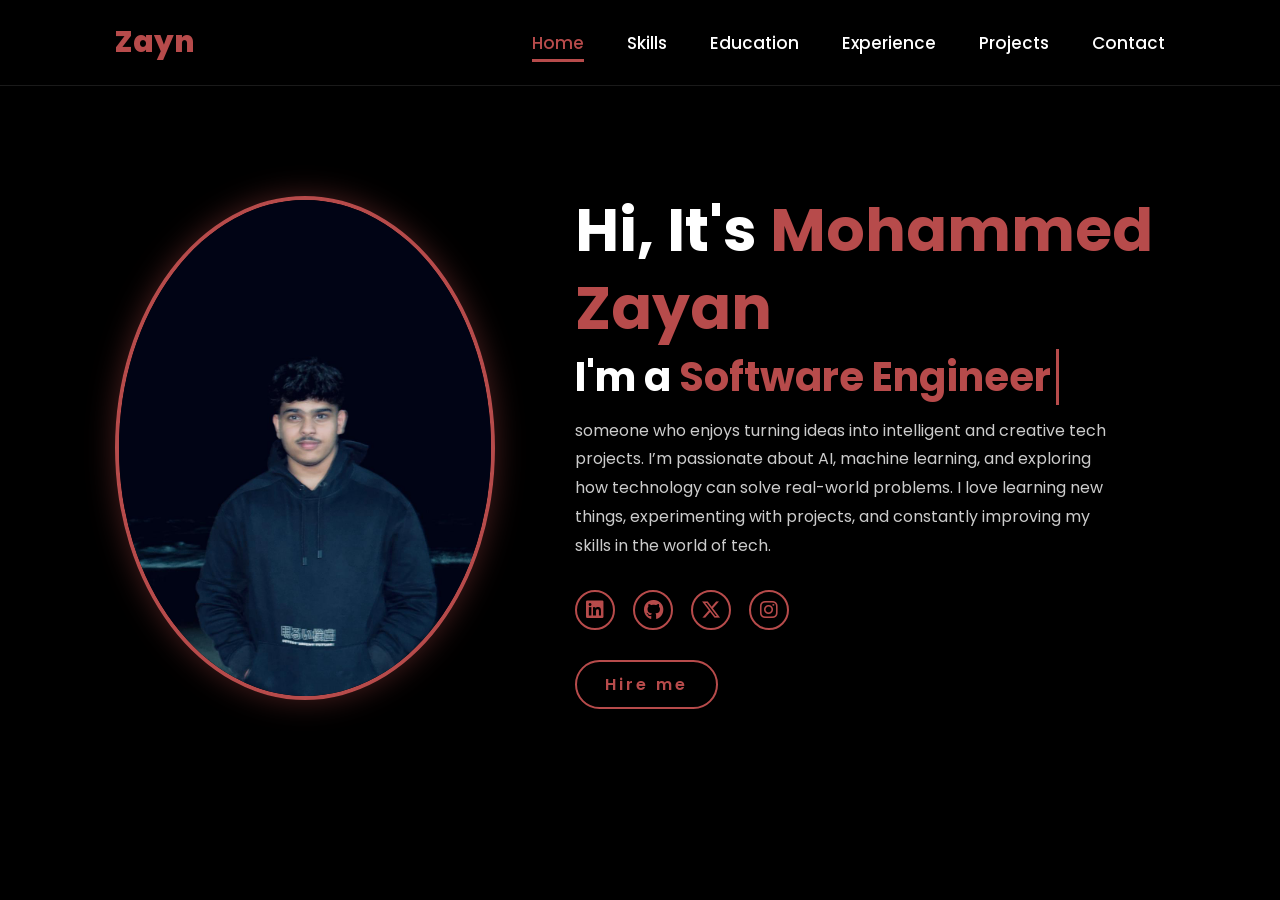
<file: index.html>
<!DOCTYPE html>
<html lang="en">
    
<head>
    <meta charset="UTF-8">
    <meta name="viewport" content="width=device-width, initial-scale=1.0">
    <link rel="stylesheet" href="https://cdnjs.cloudflare.com/ajax/libs/font-awesome/6.5.2/css/all.min.css">
    <link rel="stylesheet" href="style.css">
    <title>Portfolio Website</title>
</head>
<body>
    <header>
        <a href="#" class="logo">Zayn</a>

        <nav>
            <a href="index.html" class="active">Home</a>
            <a href="skills.html">Skills</a>
            <a href="education.html">Education</a>
            <a href="experience.html">Experience</a>
            <a href="experience.html#projects">Projects</a>
            <a href="contact.html">Contact</a>
        </nav>
    </header>
    <section class="home">
        <div class="home-img">
            <img src="main.jpeg" alt="">
        </div>
        <div class="home-content">
            <h1>Hi, It's <span>Mohammed Zayan</span></h1>
            <h3 class="typing-text">I'm a <span></span></h3>
            <p>someone who enjoys turning ideas into intelligent and creative tech projects. I’m passionate about AI, machine learning, and exploring how technology can solve real-world problems. I love learning new things, experimenting with projects, and constantly improving my skills in the world of tech.</p>
            <div class="social-icons">
                <a href="https://www.linkedin.com/in/mohammed-zayan-p-m/"><i class="fa-brands fa-linkedin"></i></a>
                <a href="https://github.com/mohdzayn21"><i class="fa-brands fa-github"></i></a>
                <a href="https://x.com/Mohd_zayn21"><i class="fa-brands fa-x-twitter"></i></a>
                <a href="https://www.instagram.com/mohd_zayn21/"><i class="fa-brands fa-instagram"></i></a>
            </div>
            <a href="contact.html" class="btn">Hire me</a>
        </div>
    </section>
</body>
</html>
</file>
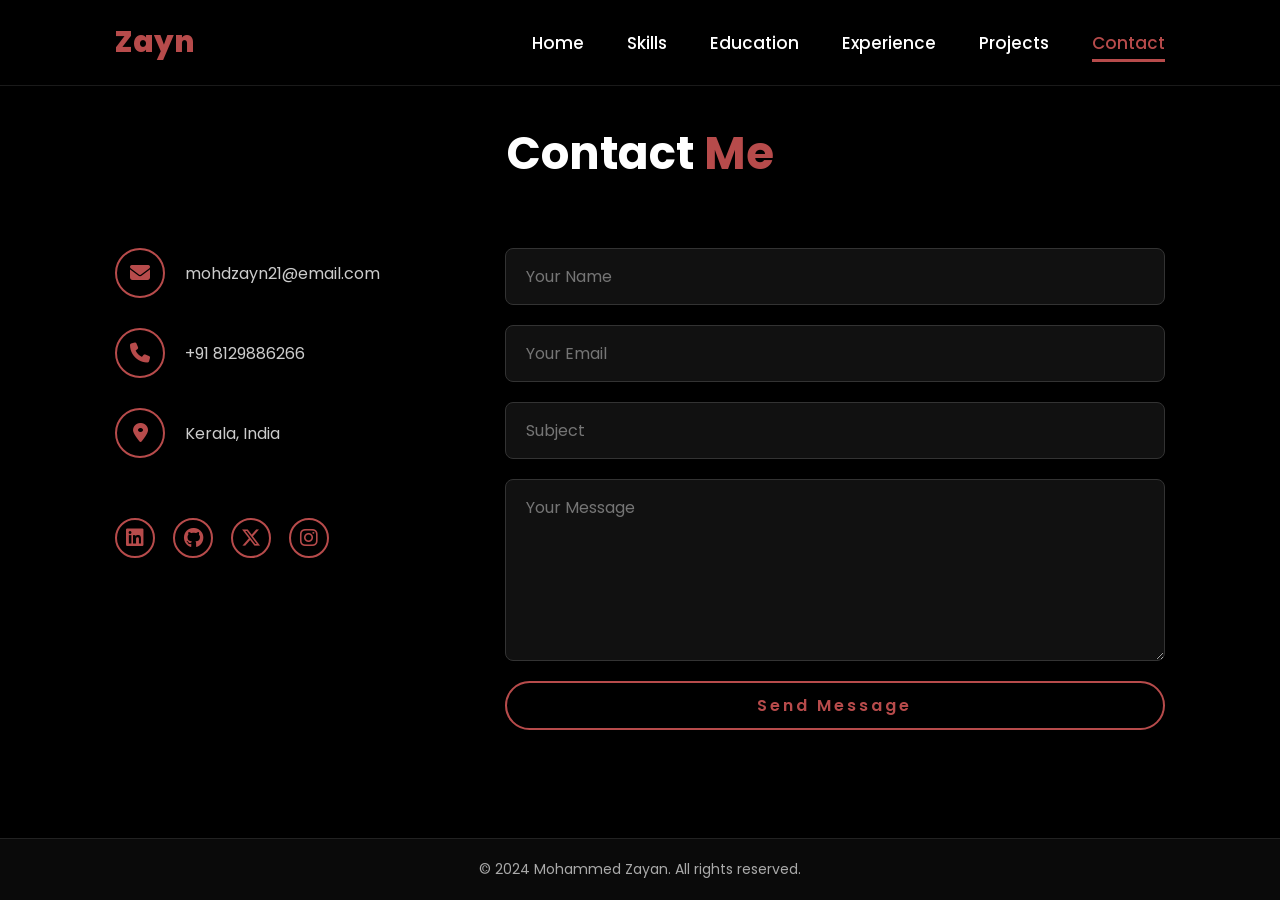
<file: contact.html>
<!DOCTYPE html>
<html lang="en">
<head>
    <meta charset="UTF-8">
    <meta name="viewport" content="width=device-width, initial-scale=1.0">
    <link rel="stylesheet" href="https://cdnjs.cloudflare.com/ajax/libs/font-awesome/6.5.2/css/all.min.css">
    <link rel="stylesheet" href="style.css">
    <title>Zayn | Contact</title>
</head>
<body>

    <header>
        <a href="index.html" class="logo">Zayn</a>
        <nav>
            <a href="index.html">Home</a>
            <a href="skills.html">Skills</a>
            <a href="education.html">Education</a>
            <a href="experience.html">Experience</a>
            <a href="experience.html#projects">Projects</a>
            <a href="contact.html" class="active">Contact</a>
        </nav>
    </header>

    <section class="contact page-section">
        <h2 class="section-title">Contact <span>Me</span></h2>
        <div class="contact-container">

            <div class="contact-info">
                <div class="contact-item">
                    <i class="fa-solid fa-envelope"></i>
                    <p>mohdzayn21@email.com</p>
                </div>
                <div class="contact-item">
                    <i class="fa-solid fa-phone"></i>
                    <p>+91 8129886266</p>
                </div>
                <div class="contact-item">
                    <i class="fa-solid fa-location-dot"></i>
                    <p>Kerala, India</p>
                </div>
                <div class="social-icons">
                    <a href="https://www.linkedin.com/in/mohammed-zayan-p-m/"><i class="fa-brands fa-linkedin"></i></a>
                    <a href="https://github.com/mohdzayn21"><i class="fa-brands fa-github"></i></a>
                    <a href="https://x.com/Mohd_zayn21"><i class="fa-brands fa-x-twitter"></i></a>
                    <a href="https://www.instagram.com/mohd_zayn21/"><i class="fa-brands fa-instagram"></i></a>
                </div>
            </div>

            <form class="contact-form" action="https://formspree.io/f/xqenjqok" method="POST">
    <input type="text" name="name" placeholder="Your Name" required>
    <input type="email" name="email" placeholder="Your Email" required>
    <input type="text" name="subject" placeholder="Subject" required>
    <textarea name="message" rows="6" placeholder="Your Message" required></textarea>
    <button type="submit" class="btn">Send Message</button>
</form>

        </div>
    </section>

    <footer>
        <p>© 2024 Mohammed Zayan. All rights reserved.</p>
    </footer>

</body>
</html>
</file>
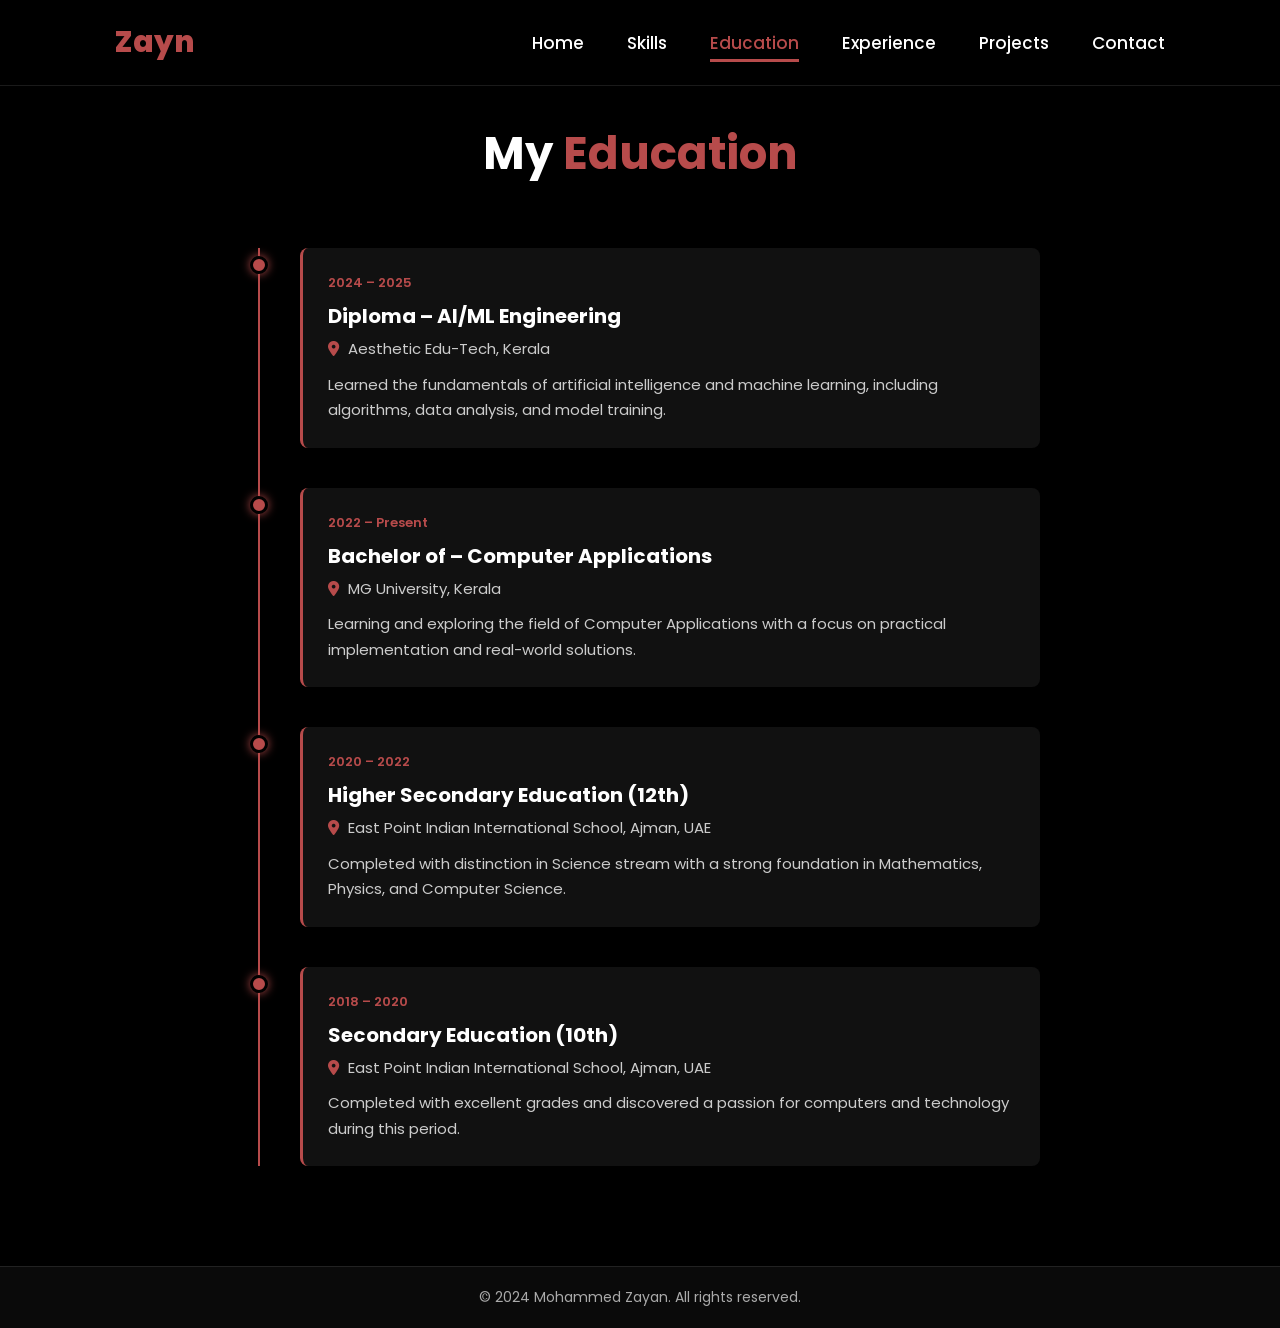
<file: education.html>
<!DOCTYPE html>
<html lang="en">
<head>
    <meta charset="UTF-8">
    <meta name="viewport" content="width=device-width, initial-scale=1.0">
    <link rel="stylesheet" href="https://cdnjs.cloudflare.com/ajax/libs/font-awesome/6.5.2/css/all.min.css">
    <link rel="stylesheet" href="style.css">
    <title>Zayn | Education</title>
</head>
<body>

    <header>
        <a href="index.html" class="logo">Zayn</a>
        <nav>
            <a href="index.html">Home</a>
            <a href="skills.html">Skills</a>
            <a href="education.html" class="active">Education</a>
            <a href="experience.html">Experience</a>
            <a href="experience.html#projects">Projects</a>
            <a href="contact.html">Contact</a>
        </nav>
    </header>

    <section class="education page-section">
        <h2 class="section-title">My <span>Education</span></h2>
        <div class="timeline">
            <div class="timeline-item">
                <div class="timeline-dot"></div>
                <div class="timeline-content">
                    <span class="timeline-year">2024 – 2025</span>
                    <h3>Diploma – AI/ML Engineering</h3>
                    <p class="timeline-place"><i class="fa-solid fa-location-dot"></i> Aesthetic Edu-Tech, Kerala</p>
                    <p>Learned the fundamentals of artificial intelligence and machine learning, including algorithms, data analysis, and model training.</p>
                </div>
            </div>

            <div class="timeline-item">
                <div class="timeline-dot"></div>
                <div class="timeline-content">
                    <span class="timeline-year">2022 – Present</span>
                    <h3>Bachelor of – Computer Applications</h3>
                    <p class="timeline-place"><i class="fa-solid fa-location-dot"></i> MG University, Kerala</p>
                    <p>Learning and exploring the field of Computer Applications with a focus on practical implementation and real-world solutions.</p>
                </div>
            </div>

            <div class="timeline-item">
                <div class="timeline-dot"></div>
                <div class="timeline-content">
                    <span class="timeline-year">2020 – 2022</span>
                    <h3>Higher Secondary Education (12th)</h3>
                    <p class="timeline-place"><i class="fa-solid fa-location-dot"></i> East Point Indian International School, Ajman, UAE</p>
                    <p>Completed with distinction in Science stream with a strong foundation in Mathematics, Physics, and Computer Science.</p>
                </div>
            </div>

            <div class="timeline-item">
                <div class="timeline-dot"></div>
                <div class="timeline-content">
                    <span class="timeline-year">2018 – 2020</span>
                    <h3>Secondary Education (10th)</h3>
                    <p class="timeline-place"><i class="fa-solid fa-location-dot"></i> East Point Indian International School, Ajman, UAE</p>
                    <p>Completed with excellent grades and discovered a passion for computers and technology during this period.</p>
                </div>
            </div>

        </div>
    </section>

    <footer>
        <p>© 2024 Mohammed Zayan. All rights reserved.</p>
    </footer>

</body>
</html>
</file>
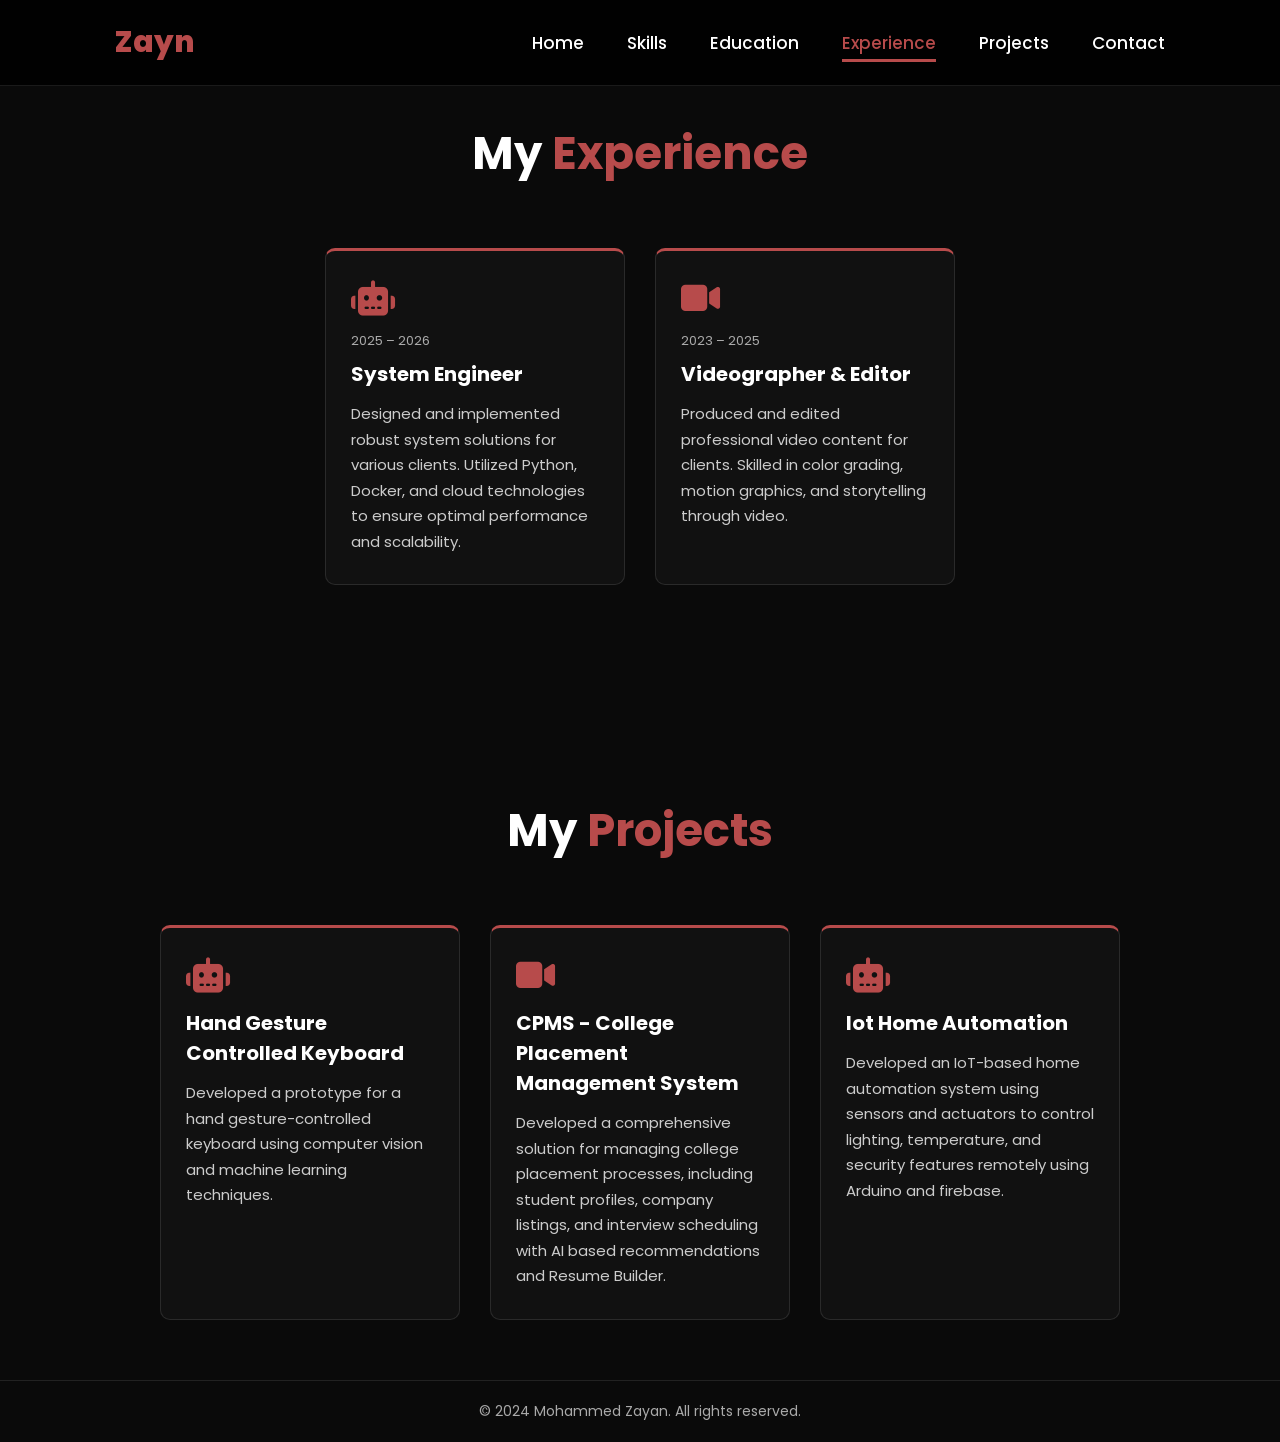
<file: experience.html>
<!DOCTYPE html>
<html lang="en">
<head>
    <meta charset="UTF-8">
    <meta name="viewport" content="width=device-width, initial-scale=1.0">
    <link rel="stylesheet" href="https://cdnjs.cloudflare.com/ajax/libs/font-awesome/6.5.2/css/all.min.css">
    <link rel="stylesheet" href="style.css">
    <title>Zayn | Experience</title>
</head>
<body>

    <header>
        <a href="index.html" class="logo">Zayn</a>
        <nav>
            <a href="index.html">Home</a>
            <a href="skills.html">Skills</a>
            <a href="education.html">Education</a>
            <a href="experience.html" class="active">Experience</a>
            <a href="experience.html#projects">Projects</a>
            <a href="contact.html">Contact</a>
        </nav>
    </header>

    <section class="experience page-section">
        <h2 class="section-title">My <span>Experience</span></h2>
        <div class="exp-grid">

            <div class="exp-card">
                <i class="fa-solid fa-robot"></i>
                <span class="exp-date">2025 – 2026</span>
                <h3>System Engineer</h3>
                <p>Designed and implemented robust system solutions for various clients. Utilized Python, Docker, and cloud technologies to ensure optimal performance and scalability.</p>
            </div>

            <div class="exp-card">
                <i class="fa-solid fa-video"></i>
                <span class="exp-date">2023 – 2025</span>
                <h3>Videographer & Editor</h3>
                <p>Produced and edited professional video content for clients. Skilled in color grading, motion graphics, and storytelling through video.</p>
            </div>

        </div>
        <br><br>
       
    </section>
      <section id="projects" class="experience page-section">
        <h2 class="section-title">My <span>Projects</span></h2>
        <div class="exp-grid">

            <div class="exp-card">
                <i class="fa-solid fa-robot"></i>
                <h3>Hand Gesture Controlled Keyboard</h3>
                <p>Developed a prototype for a hand gesture-controlled keyboard using computer vision and machine learning techniques.</p>
            </div>

            <div class="exp-card">
                <i class="fa-solid fa-video"></i>
                <h3>CPMS - College Placement Management System</h3>
                <p>Developed a comprehensive solution for managing college placement processes, including student profiles, company listings, and interview scheduling with AI based recommendations and Resume Builder.</p>
            </div>
            <div class="exp-card">
                <i class="fa-solid fa-robot"></i>
                <h3>Iot Home Automation</h3>
                <p>Developed an IoT-based home automation system using sensors and actuators to control lighting, temperature, and security features remotely using Arduino and firebase.</p>
            </div>
        </div>
    </section>

    <footer>
        <p>© 2024 Mohammed Zayan. All rights reserved.</p>
    </footer>

</body>
</html>
</file>
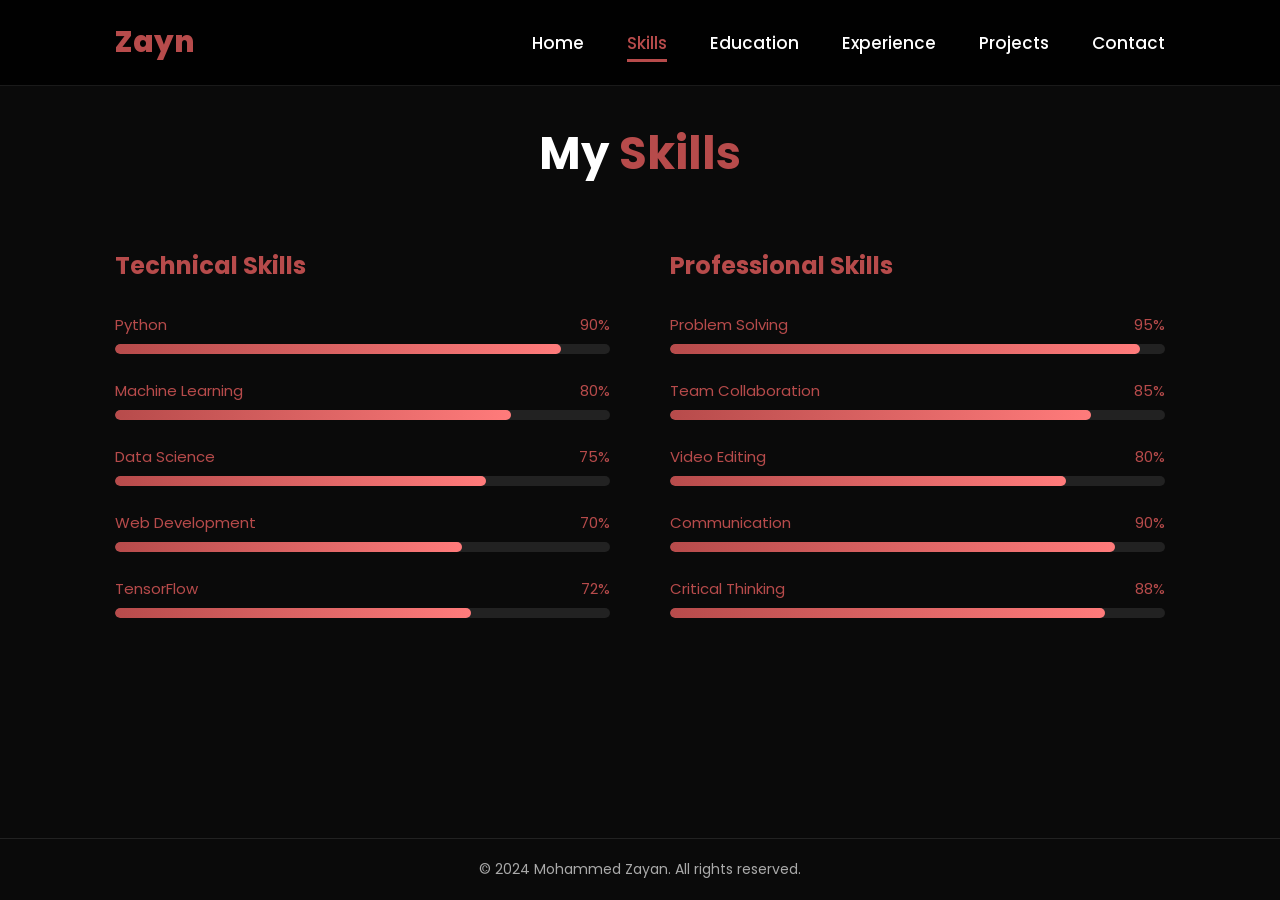
<file: skills.html>
<!DOCTYPE html>
<html lang="en">
<head>
    <meta charset="UTF-8">
    <meta name="viewport" content="width=device-width, initial-scale=1.0">
    <link rel="stylesheet" href="https://cdnjs.cloudflare.com/ajax/libs/font-awesome/6.5.2/css/all.min.css">
    <link rel="stylesheet" href="style.css">
    <title>Zayn | Skills</title>
</head>
<body>

    <header>
        <a href="index.html" class="logo">Zayn</a>
        <nav>
            <a href="index.html">Home</a>
            <a href="skills.html" class="active">Skills</a>
            <a href="education.html">Education</a>
            <a href="experience.html">Experience</a>
            <a href="experience.html#projects">Projects</a>
            <a href="contact.html">Contact</a>
        </nav>
    </header>

    <section class="skills page-section">
        <h2 class="section-title">My <span>Skills</span></h2>
        <div class="skills-container">

            <div class="skills-col">
                <h3>Technical Skills</h3>
                <div class="skill-bar">
                    <div class="skill-info"><span>Python</span><span>90%</span></div>
                    <div class="progress"><div class="progress-fill" style="width:90%"></div></div>
                </div>
                <div class="skill-bar">
                    <div class="skill-info"><span>Machine Learning</span><span>80%</span></div>
                    <div class="progress"><div class="progress-fill" style="width:80%"></div></div>
                </div>
                <div class="skill-bar">
                    <div class="skill-info"><span>Data Science</span><span>75%</span></div>
                    <div class="progress"><div class="progress-fill" style="width:75%"></div></div>
                </div>
                <div class="skill-bar">
                    <div class="skill-info"><span>Web Development</span><span>70%</span></div>
                    <div class="progress"><div class="progress-fill" style="width:70%"></div></div>
                </div>
                <div class="skill-bar">
                    <div class="skill-info"><span>TensorFlow</span><span>72%</span></div>
                    <div class="progress"><div class="progress-fill" style="width:72%"></div></div>
                </div>
            </div>

            <div class="skills-col">
                <h3>Professional Skills</h3>
                <div class="skill-bar">
                    <div class="skill-info"><span>Problem Solving</span><span>95%</span></div>
                    <div class="progress"><div class="progress-fill" style="width:95%"></div></div>
                </div>
                <div class="skill-bar">
                    <div class="skill-info"><span>Team Collaboration</span><span>85%</span></div>
                    <div class="progress"><div class="progress-fill" style="width:85%"></div></div>
                </div>
                <div class="skill-bar">
                    <div class="skill-info"><span>Video Editing</span><span>80%</span></div>
                    <div class="progress"><div class="progress-fill" style="width:80%"></div></div>
                </div>
                <div class="skill-bar">
                    <div class="skill-info"><span>Communication</span><span>90%</span></div>
                    <div class="progress"><div class="progress-fill" style="width:90%"></div></div>
                </div>
                <div class="skill-bar">
                    <div class="skill-info"><span>Critical Thinking</span><span>88%</span></div>
                    <div class="progress"><div class="progress-fill" style="width:88%"></div></div>
                </div>
            </div>

        </div>
    </section>

    <footer>
        <p>© 2024 Mohammed Zayan. All rights reserved.</p>
    </footer>

</body>
</html>
</file>
<file: style.css>
@import url('https://fonts.googleapis.com/css2?family=Poppins:wght@100;200;300;400;500;600&display=swap');

* {
    margin: 0;
    padding: 0;
    box-sizing: border-box;
    text-decoration: none;
    border: none;
    outline: none;
    font-family: 'Poppins', sans-serif;
}

html { font-size: 62.5%; }

body {
    width: 100%;
    min-height: 100vh;
    overflow-x: hidden;
    background-color: black;
    color: white;
    display: flex;
    flex-direction: column;
}

/* ── HEADER ── */
header {
    position: fixed;
    top: 0;
    left: 0;
    width: 100%;
    padding: 2rem 9%;
    background-color: rgba(0, 0, 0, 0.85);
    backdrop-filter: blur(10px);
    display: flex;
    justify-content: space-between;
    align-items: center;
    z-index: 100;
    border-bottom: 1px solid #1a1a1a;
}

.logo {
    font-size: 3rem;
    color: #b74b4b;
    font-weight: 800;
    cursor: pointer;
    transition: 0.3s ease;
}

.logo:hover { transform: scale(1.1); }

nav a {
    font-size: 1.7rem;
    color: white;
    margin-left: 4rem;
    font-weight: 500;
    transition: 0.3s ease;
    border-bottom: 3px solid transparent;
    padding-bottom: 4px;
}

nav a:hover,
nav a.active {
    color: #b74b4b;
    border-bottom: 3px solid #b74b4b;
}

/* ── SHARED ── */
.page-section {
    flex: 1;
    padding: 12rem 9% 6rem;
}

.section-title {
    font-size: 4.5rem;
    font-weight: 700;
    text-align: center;
    margin-bottom: 6rem;
}

span { color: #b74b4b; }

.btn {
    display: inline-block;
    padding: 1rem 2.8rem;
    background-color: black;
    border-radius: 4rem;
    font-size: 1.6rem;
    color: #b74b4b;
    letter-spacing: 0.3rem;
    font-weight: 600;
    border: 2px solid #b74b4b;
    transition: 0.3s ease;
    cursor: pointer;
}

.btn:hover {
    background-color: #b74b4b;
    color: black;
    box-shadow: 0 0 25px #b74b4b;
}

/* ── HOME ── */
.home {
    flex: 1;
    display: flex;
    justify-content: center;
    align-items: center;
    gap: 8rem;
    padding: 10rem 9%;
    min-height: 100vh;
}

.home-content h1 {
    font-size: 6rem;
    font-weight: 700;
    line-height: 1.3;
}

.home-content h3 {
    font-size: 4rem;
    margin-bottom: 1rem;
    font-weight: 700;
}

.home-content p {
    font-size: 1.6rem;
    line-height: 1.8;
    color: #ccc;
    max-width: 550px;
}

.home-img img {
    width: 32vw;
    max-width: 380px;
    border-radius: 50%;
    cursor: pointer;
    transition: 0.3s ease;
    border: 4px solid #b74b4b;
    box-shadow: 0 0 30px rgba(183, 75, 75, 0.4);
}

.home-img img:hover {
    box-shadow: 0 0 50px rgba(183, 75, 75, 0.7);
}

.social-icons a {
    display: inline-flex;
    justify-content: center;
    align-items: center;
    width: 4rem;
    height: 4rem;
    background-color: transparent;
    border: 0.2rem solid #b74b4b;
    font-size: 2rem;
    border-radius: 50%;
    margin: 3rem 1.5rem 3rem 0;
    transition: 0.3s ease;
    color: #b74b4b;
}

.social-icons a:hover {
    color: black;
    transform: scale(1.3) translateY(-5px);
    background-color: #b74b4b;
    box-shadow: 0 0 25px #b74b4b;
}

/* ── TYPING ANIMATION ── */
.typing-text {
    font-size: 3.4rem;
    font-weight: 600;
    margin-bottom: 2rem;
}

.typing-text span {
    color: #b74b4b;
    position: relative;
}

.typing-text span::before {
    content: "Software Engineer";
    animation: words 15s infinite;
}

.typing-text span::after {
    content: "";
    position: absolute;
    top: 0;
    right: -8px;
    width: 3px;
    height: 100%;
    background-color: #b74b4b;
    animation: blink 0.7s infinite;
}

@keyframes blink {
    0%, 100% { opacity: 1; }
    50%       { opacity: 0; }
}

@keyframes words {
    0%,  18% { content: "Software Engineer"; }
    20%, 38% { content: "ML Engineer"; }
    40%, 58% { content: "Data Scientist"; }
    60%, 78% { content: "Developer"; }
    80%, 100%{ content: "Videographer"; }
}

/* ── SKILLS ── */
.skills { background-color: #0a0a0a; }

.skills-container {
    display: flex;
    gap: 6rem;
    flex-wrap: wrap;
}

.skills-col {
    flex: 1;
    min-width: 280px;
}

.skills-col h3 {
    font-size: 2.4rem;
    color: #b74b4b;
    margin-bottom: 3rem;
}

.skill-bar { margin-bottom: 2.5rem; }

.skill-info {
    display: flex;
    justify-content: space-between;
    font-size: 1.5rem;
    margin-bottom: 0.8rem;
}

.progress {
    background-color: #222;
    border-radius: 10px;
    height: 10px;
    overflow: hidden;
}

.progress-fill {
    height: 100%;
    background: linear-gradient(90deg, #b74b4b, #ff7b7b);
    border-radius: 10px;
}

/* ── EDUCATION ── */
.education { background-color: black; }

.timeline {
    position: relative;
    max-width: 800px;
    margin: 0 auto;
}

.timeline::before {
    content: '';
    position: absolute;
    left: 18px;
    top: 0;
    bottom: 0;
    width: 2px;
    background: #b74b4b;
}

.timeline-item {
    position: relative;
    padding-left: 6rem;
    margin-bottom: 4rem;
}

.timeline-dot {
    position: absolute;
    left: 10px;
    top: 8px;
    width: 18px;
    height: 18px;
    border-radius: 50%;
    background: #b74b4b;
    border: 3px solid black;
    box-shadow: 0 0 10px #b74b4b;
}

.timeline-content {
    background: #111;
    border-left: 3px solid #b74b4b;
    border-radius: 8px;
    padding: 2.5rem;
    transition: 0.3s ease;
}

.timeline-content:hover {
    background: #1a1a1a;
    box-shadow: 0 0 20px rgba(183, 75, 75, 0.2);
}

.timeline-year {
    font-size: 1.3rem;
    color: #b74b4b;
    font-weight: 600;
}

.timeline-content h3 {
    font-size: 2rem;
    margin: 0.8rem 0 0.5rem;
}

.timeline-place {
    font-size: 1.4rem;
    color: #aaa;
    margin-bottom: 1rem;
}

.timeline-place i {
    margin-right: 0.5rem;
    color: #b74b4b;
}

.timeline-content p {
    font-size: 1.5rem;
    color: #ccc;
    line-height: 1.7;
}

/* ── EXPERIENCE ── */
.experience { background-color: #0a0a0a; }

.exp-grid {
    display: flex;
    gap: 3rem;
    flex-wrap: wrap;
    justify-content: center;
}

.exp-card {
    background: #111;
    border: 1px solid #2a2a2a;
    border-top: 3px solid #b74b4b;
    border-radius: 10px;
    padding: 3rem 2.5rem;
    flex: 1;
    min-width: 240px;
    max-width: 300px;
    transition: 0.3s ease;
}

.exp-card:hover {
    transform: translateY(-8px);
    box-shadow: 0 10px 30px rgba(183, 75, 75, 0.2);
}

.exp-card i {
    font-size: 3.5rem;
    color: #b74b4b;
    margin-bottom: 1.5rem;
    display: block;
}

.exp-date {
    font-size: 1.3rem;
    color: #aaa;
    display: block;
    margin-bottom: 0.8rem;
}

.exp-card h3 {
    font-size: 2rem;
    color: white;
    margin-bottom: 1.2rem;
}

.exp-card p {
    font-size: 1.5rem;
    color: #ccc;
    line-height: 1.7;
}

/* ── CONTACT ── */
.contact { background-color: black; }

.contact-container {
    display: flex;
    gap: 6rem;
    flex-wrap: wrap;
    align-items: flex-start;
}

.contact-info {
    flex: 1;
    min-width: 250px;
    display: flex;
    flex-direction: column;
    gap: 3rem;
}

.contact-item {
    display: flex;
    align-items: center;
    gap: 2rem;
}

.contact-item i {
    font-size: 2rem;
    color: #b74b4b;
    width: 5rem;
    height: 5rem;
    border: 2px solid #b74b4b;
    border-radius: 50%;
    display: flex;
    align-items: center;
    justify-content: center;
    flex-shrink: 0;
}

.contact-item p {
    font-size: 1.6rem;
    color: #ccc;
}

.contact-form {
    flex: 2;
    min-width: 300px;
    display: flex;
    flex-direction: column;
    gap: 2rem;
}

.contact-form input,
.contact-form textarea {
    width: 100%;
    padding: 1.5rem 2rem;
    background: #111;
    border: 1px solid #333;
    border-radius: 8px;
    color: white;
    font-size: 1.6rem;
    font-family: 'Poppins', sans-serif;
    transition: 0.3s ease;
}

.contact-form input:focus,
.contact-form textarea:focus {
    border-color: #b74b4b;
    outline: none;
    box-shadow: 0 0 10px rgba(183, 75, 75, 0.2);
}

.contact-form textarea { resize: vertical; }

/* ── FOOTER ── */
footer {
    background-color: #0a0a0a;
    text-align: center;
    padding: 2rem;
    font-size: 1.4rem;
    color: #aaa;
    border-top: 1px solid #222;
}

/* ── RESPONSIVE ── */
@media (max-width: 995px) {
    nav a { margin-left: 2rem; font-size: 1.5rem; }

    .home {
        flex-direction: column;
        padding: 12rem 6% 4rem;
        gap: 4rem;
        text-align: center;
    }

    .home-content h1 { font-size: 4rem; }
    .home-content h3 { font-size: 2.8rem; }

    .home-img img {
        width: 60vw;
        max-width: 280px;
    }

    .home-content p { margin: 0 auto; }

    .social-icons { justify-content: center; }

    .contact-container { flex-direction: column; }

    .exp-card { max-width: 100%; }
}

@media (max-width: 600px) {
    nav a { margin-left: 1.2rem; font-size: 1.3rem; }
    .section-title { font-size: 3.5rem; }
    .home-content h1 { font-size: 3.2rem; }
}
</file>
